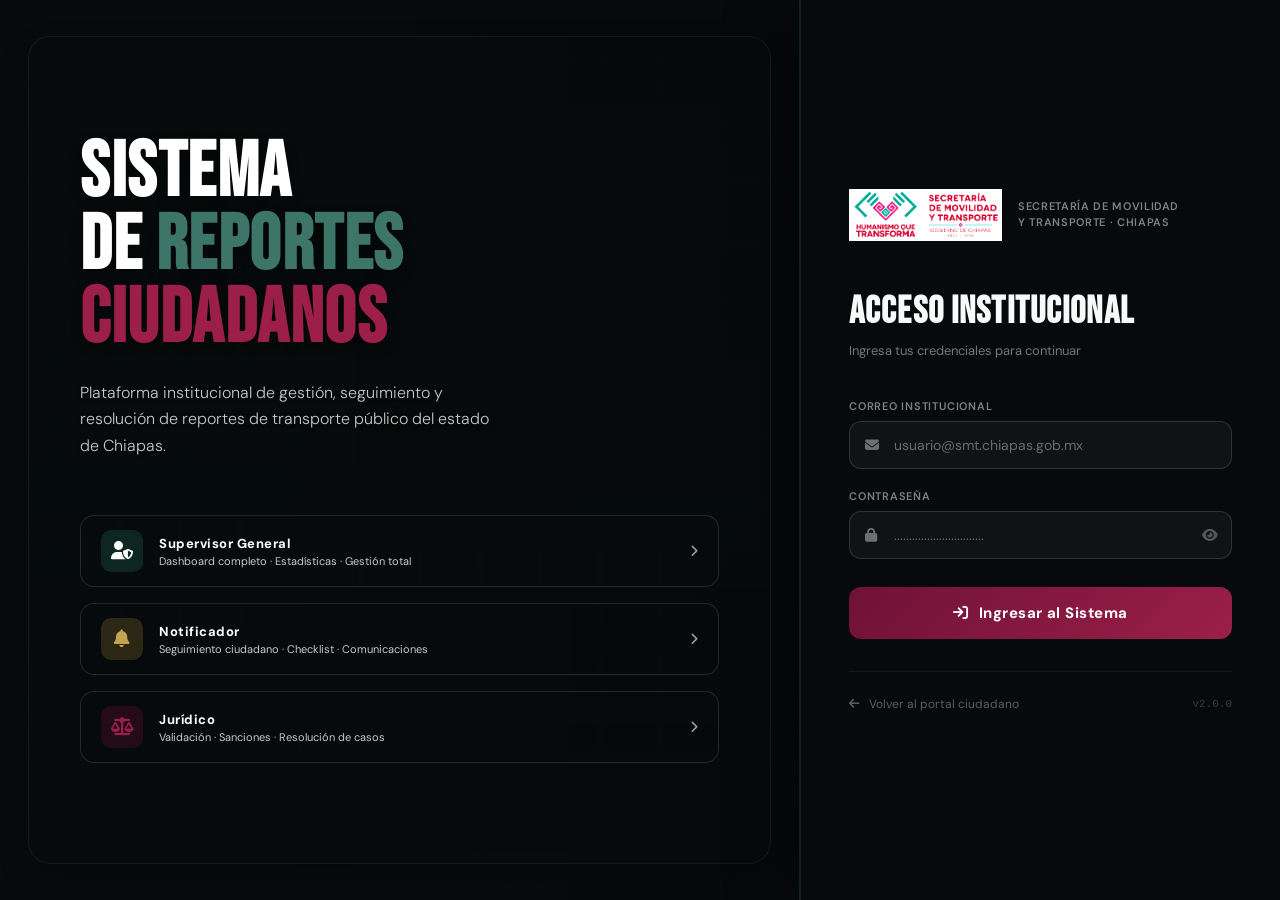
<file: proyecto-smt/admin/juridico.html>
<!DOCTYPE html>
<html lang="es">
<head>
  <meta charset="UTF-8"/><meta name="viewport" content="width=device-width,initial-scale=1.0"/>
  <title>Jurídico — SMT Chiapas</title>
  <link href="https://fonts.googleapis.com/css2?family=Bebas+Neue&family=DM+Sans:wght@300;400;500;600;700&display=swap" rel="stylesheet"/>
  <link rel="stylesheet" href="https://cdnjs.cloudflare.com/ajax/libs/font-awesome/6.5.0/css/all.min.css"/>
  <style>
    *,*::before,*::after{margin:0;padding:0;box-sizing:border-box;}
    :root{--g2:#1F4E79;--g3:#2D6FA3;--g4:#4A86B8;--bg:#F5F8FC;--bg2:#FFFFFF;--card:#FFFFFF;--card2:#F7FBFF;--txt:#1F2937;--txt2:#4B5563;--txt3:#6B7280;--border:rgba(31,78,121,0.18);}
    html,body{height:100%;font-family:'DM Sans',sans-serif;background:var(--bg);color:var(--txt);}
    .shell{display:grid;grid-template-columns:280px 1fr;height:100vh;overflow:hidden;}
    /* SIDEBAR */
    .sidebar{background:linear-gradient(180deg,#1F4E79 0%, #2D6FA3 100%);border-right:1px solid rgba(255,255,255,0.18);display:flex;flex-direction:column;z-index:200;transition:transform .3s;}
    .s-head{padding:18px 16px;border-bottom:1px solid rgba(255,255,255,0.2);display:flex;align-items:center;gap:12px;color:#fff;}
    .s-av{width:44px;height:44px;border-radius:12px;background:rgba(255,255,255,0.16);border:1px solid rgba(255,255,255,0.34);display:flex;align-items:center;justify-content:center;font-family:'Bebas Neue',sans-serif;font-size:18px;color:#fff;flex-shrink:0;}
    .s-name{font-size:13px;font-weight:700;} .s-role{font-size:11px;color:rgba(255,255,255,0.88);font-weight:600;}
    .s-nav{flex:1;padding:14px 12px;overflow-y:auto;}
    .ng-t{font-size:10px;font-weight:700;letter-spacing:.08em;text-transform:uppercase;color:rgba(255,255,255,0.72);padding:8px 8px 4px;}
    .ni{display:flex;align-items:center;gap:10px;padding:11px 12px;border-radius:10px;cursor:pointer;font-size:13px;font-weight:500;color:rgba(255,255,255,0.78);transition:all .2s;border:none;background:transparent;width:100%;text-align:left;margin-bottom:2px;}
    .ni:hover{background:rgba(255,255,255,0.16);color:#fff;} .ni.active{background:rgba(255,255,255,0.2);color:#fff;font-weight:600;}
    .ni-ic{width:32px;height:32px;border-radius:8px;flex-shrink:0;display:flex;align-items:center;justify-content:center;font-size:13px;}
    .ni.active .ni-ic{background:rgba(255,255,255,0.26);color:#fff;} .ni:not(.active) .ni-ic{background:rgba(255,255,255,0.12);}
    .nb{margin-left:auto;min-width:20px;height:20px;border-radius:100px;font-size:10px;font-weight:700;display:flex;align-items:center;justify-content:center;padding:0 5px;}
    .nb.red{background:rgba(31,78,121,0.35);color:var(--g4);} .nb.green{background:rgba(16,185,129,0.2);color:#34d399;} .nb.gray{background:rgba(107,114,128,0.2);color:#9ca3af;}
    .s-foot{padding:14px;border-top:1px solid rgba(255,255,255,0.2);}
    .btn-out{display:flex;align-items:center;gap:8px;width:100%;padding:10px 12px;border-radius:10px;border:none;background:transparent;color:rgba(255,255,255,0.8);cursor:pointer;font-size:13px;transition:all .2s;}
    .btn-out:hover{background:rgba(255,255,255,0.16);color:#fff;}
    /* TOPBAR */
    .main{display:flex;flex-direction:column;overflow:hidden;}
    .topbar{height:58px;background:var(--bg2);border-bottom:1px solid var(--border);display:flex;align-items:center;justify-content:space-between;padding:0 20px;flex-shrink:0;gap:12px;position:relative;z-index:1200;overflow:visible;}
    .topbar-l{display:flex;align-items:center;gap:10px;} .topbar-r{display:flex;align-items:center;gap:8px;}
    .hamburger{display:none;width:36px;height:36px;border-radius:9px;border:1px solid var(--border);background:transparent;color:var(--txt2);cursor:pointer;font-size:14px;align-items:center;justify-content:center;}
    .pg-title{font-family:'Bebas Neue',sans-serif;font-size:20px;letter-spacing:.04em;}
    .icon-btn{width:36px;height:36px;border-radius:9px;border:1px solid var(--border);background:var(--bg);color:var(--txt2);cursor:pointer;display:flex;align-items:center;justify-content:center;font-size:14px;transition:all .2s;}
    .icon-btn:hover{background:rgba(31,78,121,0.12);color:var(--g3);}
    .bell-wrap{position:relative;z-index:5100;isolation:isolate;}
    .bell-dot{position:absolute;top:4px;right:4px;width:10px;height:10px;background:#ef4444;border-radius:50%;border:2px solid var(--bg2);display:none;}
    .bell-dot.show{display:block;animation:pd 1.5s infinite;} @keyframes pd{0%,100%{transform:scale(1);}50%{transform:scale(1.3);}}
    .notif-panel{position:absolute;top:46px;right:0;width:340px;background:var(--card2);border:1px solid var(--border);border-radius:14px;box-shadow:0 20px 40px rgba(0,0,0,0.5);z-index:5200;display:none;}
    .notif-panel.open{display:block;animation:fu .2s ease;} @keyframes fu{from{opacity:0;transform:translateY(-6px);}to{opacity:1;transform:translateY(0);}}
    .np-head{padding:13px 16px;border-bottom:1px solid var(--border);display:flex;justify-content:space-between;align-items:center;}
    .np-title{font-size:13px;font-weight:700;} .np-clear{font-size:11px;color:var(--g4);cursor:pointer;background:none;border:none;}
    .np-list{max-height:300px;overflow-y:auto;}
    .np-item{padding:12px 16px;border-bottom:1px solid rgba(255,255,255,0.04);cursor:pointer;transition:background .2s;}
    .np-item:hover{background:rgba(31,78,121,0.08);} .np-item.unread{background:rgba(31,78,121,0.05);}
    .np-row{display:flex;gap:10px;align-items:flex-start;}
    .np-ico{width:32px;height:32px;border-radius:8px;flex-shrink:0;display:flex;align-items:center;justify-content:center;font-size:12px;background:rgba(0,0,0,0.2);}
    .np-msg{font-size:12px;line-height:1.45;flex:1;} .np-time{font-size:10px;color:var(--txt3);margin-top:2px;}
    .np-dot{width:7px;height:7px;border-radius:50%;background:var(--g4);flex-shrink:0;margin-top:4px;}
    /* SEARCH */
    .search-bar{display:flex;align-items:center;gap:8px;margin-bottom:16px;}
    .sw{position:relative;flex:1;}
    .sw i{position:absolute;left:12px;top:50%;transform:translateY(-50%);color:var(--txt3);font-size:13px;pointer-events:none;}
    .si{width:100%;background:#FFFFFF;border:1px solid var(--border);border-radius:10px;padding:9px 14px 9px 36px;font-family:'DM Sans',sans-serif;font-size:13px;color:var(--txt);outline:none;transition:all .2s;}
    .si:focus{border-color:var(--g3);background:rgba(31,78,121,0.06);}
    /* CONTENT */
    .content{flex:1;overflow-y:auto;padding:20px;}
    .content::-webkit-scrollbar{width:5px;} .content::-webkit-scrollbar-thumb{background:rgba(31,78,121,0.3);border-radius:3px;}
    .section{display:none;} .section.active{display:block;}
    /* STATS */
    .stats-row{display:grid;grid-template-columns:repeat(5,1fr);gap:10px;margin-bottom:20px;}
    .sm{background:var(--card);border:1px solid var(--border);border-radius:12px;padding:13px;display:flex;align-items:center;gap:10px;transition:all .25s;}
    .sm:hover{transform:translateY(-2px);border-color:var(--g2);}
    .sm-ic{width:36px;height:36px;border-radius:10px;display:flex;align-items:center;justify-content:center;font-size:14px;flex-shrink:0;}
    .sm-num{font-family:'Bebas Neue',sans-serif;font-size:24px;line-height:1;} .sm-lbl{font-size:11px;color:var(--txt2);}
    /* CARDS */
    .rep-list{display:flex;flex-direction:column;gap:10px;}
    .rep-card{background:var(--card);border:1px solid var(--border);border-radius:14px;overflow:hidden;transition:all .25s;}
    .rep-card:hover{border-color:rgba(31,78,121,0.4);box-shadow:0 6px 20px rgba(31,78,121,0.16);}
    .rc-head{padding:14px 18px;display:flex;align-items:center;justify-content:space-between;cursor:pointer;}
    .rc-folio{font-family:'Bebas Neue',sans-serif;font-size:18px;letter-spacing:.04em;color:var(--g4);}
    .rc-meta{font-size:12px;color:var(--txt2);margin-top:2px;}
    .rc-body{display:none;padding:0 18px 18px;border-top:1px solid rgba(255,255,255,0.05);}
    .rc-body.open{display:block;}
    /* BADGES */
    .badge{display:inline-flex;align-items:center;gap:4px;padding:3px 9px;border-radius:100px;font-size:11px;font-weight:700;}
    .badge.nuevo{background:rgba(96,165,250,0.15);color:#60a5fa;} .badge.revision{background:rgba(251,191,36,0.15);color:#fbbf24;} .badge.sancion{background:rgba(167,139,250,0.15);color:#a78bfa;} .badge.cerrado{background:rgba(107,114,128,0.15);color:#9ca3af;} .badge.rechazado{background:rgba(248,113,113,0.15);color:#f87171;} .badge.externo{background:rgba(245,158,11,0.15);color:#fbbf24;} .badge.interno{background:rgba(0,169,143,0.15);color:#00A98F;}
    /* TIEMPO */
    .tbadge{display:inline-flex;align-items:center;gap:4px;padding:2px 8px;border-radius:100px;font-size:10px;font-weight:700;}
    .tbadge.ok{background:rgba(16,185,129,0.12);color:#34d399;} .tbadge.warn{background:rgba(251,191,36,0.15);color:#fbbf24;} .tbadge.danger{background:rgba(239,68,68,0.15);color:#f87171;animation:pal 2s infinite;} @keyframes pal{0%,100%{opacity:1;}50%{opacity:.5;}}
    /* INFO GRID */
    .info-grid{display:grid;grid-template-columns:1fr 1fr;gap:8px;margin-top:12px;}
    .ifield{background:rgba(0,0,0,0.2);border-radius:8px;padding:10px 12px;}
    .if-lbl{font-size:10px;font-weight:700;letter-spacing:.07em;text-transform:uppercase;color:var(--txt3);margin-bottom:3px;}
    .if-val{font-size:13px;font-weight:500;}
    /* TIMELINE */
    .tl-item{display:flex;gap:10px;margin-bottom:10px;}
    .tl-left{display:flex;flex-direction:column;align-items:center;flex-shrink:0;}
    .tl-dot{width:10px;height:10px;border-radius:50%;border:2px solid;flex-shrink:0;margin-top:3px;}
    .tl-line{width:2px;flex:1;background:rgba(255,255,255,0.07);margin:4px 0;min-height:20px;}
    .tl-dot.nuevo{background:#60a5fa;border-color:#60a5fa;} .tl-dot.revision{background:#fbbf24;border-color:#fbbf24;} .tl-dot.sancion{background:#a78bfa;border-color:#a78bfa;} .tl-dot.cerrado{background:#34d399;border-color:#34d399;} .tl-dot.rechazado{background:#f87171;border-color:#f87171;} .tl-dot.default{background:var(--txt3);border-color:var(--txt3);}
    .tl-estado{font-size:12px;font-weight:700;} .tl-quien{font-size:11px;color:var(--txt2);} .tl-fecha{font-size:10px;color:var(--txt3);} .tl-comm{font-size:11px;color:var(--txt2);font-style:italic;margin-top:2px;}
    /* ACTION PANELS */
    .ap{background:rgba(0,0,0,0.25);border-radius:12px;padding:14px;margin-top:12px;border:1px solid var(--border);}
    .ap-t{font-size:11px;font-weight:700;letter-spacing:.07em;text-transform:uppercase;color:var(--txt3);margin-bottom:10px;display:flex;align-items:center;gap:6px;}
    .jur-ta{width:100%;background:rgba(255,255,255,0.04);border:1px solid var(--border);border-radius:9px;padding:10px 12px;font-family:'DM Sans',sans-serif;font-size:13px;color:var(--txt);outline:none;transition:border-color .2s;resize:vertical;}
    .jur-ta:focus{border-color:var(--g3);}
    .fl{font-size:11px;font-weight:700;letter-spacing:.06em;text-transform:uppercase;color:var(--txt3);margin-bottom:6px;display:block;}
    /* BOTONES ACCI"N */
    .btn-v{padding:10px 18px;border-radius:10px;border:none;background:linear-gradient(135deg,#059669,#10b981);color:#fff;font-size:13px;font-weight:700;cursor:pointer;transition:all .2s;display:inline-flex;align-items:center;gap:7px;}
    .btn-v:hover{transform:translateY(-1px);box-shadow:0 5px 14px rgba(16,185,129,0.35);}
    .btn-x{padding:10px 18px;border-radius:10px;border:none;background:linear-gradient(135deg,#dc2626,#ef4444);color:#fff;font-size:13px;font-weight:700;cursor:pointer;transition:all .2s;display:inline-flex;align-items:center;gap:7px;}
    .btn-x:hover{transform:translateY(-1px);box-shadow:0 5px 14px rgba(239,68,68,0.35);}
    .btn-ext{padding:10px 18px;border-radius:10px;border:none;background:linear-gradient(135deg,#d97706,#f59e0b);color:#fff;font-size:13px;font-weight:700;cursor:pointer;transition:all .2s;display:inline-flex;align-items:center;gap:7px;}
    .btn-ext:hover{transform:translateY(-1px);}
    .btn-int{padding:10px 18px;border-radius:10px;border:none;background:linear-gradient(135deg,#00A98F,#00c6a8);color:#fff;font-size:13px;font-weight:700;cursor:pointer;transition:all .2s;display:inline-flex;align-items:center;gap:7px;}
    .btn-int:hover{transform:translateY(-1px);}
    .btn-sanc{padding:10px 18px;border-radius:10px;border:none;background:linear-gradient(135deg,var(--g2),var(--g4));color:#fff;font-size:13px;font-weight:700;cursor:pointer;transition:all .2s;display:inline-flex;align-items:center;gap:7px;}
    .btn-sanc:hover{transform:translateY(-1px);box-shadow:0 5px 14px rgba(181,34,72,0.35);}
    .btn-g{padding:9px 14px;border-radius:9px;border:1px solid var(--border);background:transparent;color:var(--txt2);font-size:12px;font-weight:600;cursor:pointer;transition:all .2s;}
    .btn-g:hover{background:rgba(255,255,255,0.06);}
    .btn-send{padding:9px 16px;border-radius:9px;border:none;background:linear-gradient(135deg,var(--g2),var(--g4));color:#fff;font-size:13px;cursor:pointer;}
    /* UPLOAD */
    .uz{border:2px dashed var(--border);border-radius:10px;padding:20px;text-align:center;cursor:pointer;transition:all .25s;}
    .uz:hover,.uz.over{border-color:var(--g3);background:rgba(31,78,121,0.06);}
    .uz input{display:none;} .uz i{font-size:26px;color:var(--txt3);margin-bottom:8px;display:block;}
    .uz p{font-size:13px;color:var(--txt2);} .uz small{font-size:11px;color:var(--txt3);}
    .fp{background:rgba(0,0,0,0.2);border-radius:9px;padding:10px 12px;margin-top:8px;display:flex;align-items:center;gap:10px;font-size:13px;}
    /* COMENTARIOS */
    .comm-box{background:rgba(0,0,0,0.2);border-radius:9px;padding:10px 12px;margin-bottom:6px;}
    .comm-auth{font-size:12px;font-weight:700;color:var(--g4);} .comm-body{font-size:12px;color:var(--txt2);margin-top:3px;line-height:1.5;} .comm-time{font-size:10px;color:var(--txt3);margin-top:2px;}
    .comm-row{display:flex;gap:8px;margin-top:8px;}
    .comm-inp{flex:1;background:rgba(255,255,255,0.04);border:1px solid var(--border);border-radius:9px;padding:9px 12px;font-family:'DM Sans',sans-serif;font-size:13px;color:var(--txt);outline:none;transition:border-color .2s;}
    .comm-inp:focus{border-color:var(--g3);}
    .empty{text-align:center;padding:36px;color:var(--txt3);}
    .empty i{font-size:34px;margin-bottom:10px;display:block;}
    /* INACTIVIDAD */
    .inact-ov{position:fixed;inset:0;background:rgba(0,0,0,0.85);z-index:500;display:none;align-items:center;justify-content:center;}
    .inact-ov.show{display:flex;}
    .inact-box{background:var(--card2);border:1px solid var(--border);border-radius:16px;padding:28px;max-width:340px;width:90%;text-align:center;}
    .inact-n{font-family:'Bebas Neue',sans-serif;font-size:52px;color:#f87171;line-height:1;}
    /* TOAST */
    #toast-wrap{position:fixed;bottom:20px;right:20px;z-index:400;display:flex;flex-direction:column;gap:8px;}
    .t-item{display:flex;align-items:center;gap:10px;background:var(--card2);border:1px solid var(--border);border-radius:10px;padding:11px 15px;font-size:13px;min-width:220px;animation:sl .3s ease;}
    @keyframes sl{from{transform:translateX(110%);opacity:0;}to{transform:translateX(0);opacity:1;}}
    /* RESPONSIVE */
    @media(max-width:860px){
      .shell{grid-template-columns:1fr;}
      .sidebar{position:fixed;top:0;left:0;height:100%;transform:translateX(-100%);}
      .sidebar.open{transform:translateX(0);}
      .hamburger{display:flex!important;}
      .stats-row{grid-template-columns:1fr 1fr 1fr;}
      .info-grid{grid-template-columns:1fr;}
    }
  </style>
</head>
<body>
<div class="inact-ov" id="inact-ov">
  <div class="inact-box">
    <div style="font-family:'Bebas Neue',sans-serif;font-size:22px;color:#fbbf24;margin-bottom:6px">s️ Sesión por expirar</div>
    <div class="inact-n" id="inact-n">60</div>
    <p style="font-size:13px;color:var(--txt2);margin:10px 0 18px">30 minutos sin actividad. La sesión se cerrará.</p>
    <button class="btn-sanc" onclick="resetInact()" style="width:100%"><i class="fas fa-hand"></i>Seguir en sesión</button>
  </div>
</div>

<div class="shell">
  <aside class="sidebar" id="sidebar">
    <div class="s-head">
      <div class="s-av" id="s-av">JR</div>
      <div><div class="s-name" id="s-name">Jurídico</div><div class="s-role">s-️ Área Jurídica SMT</div></div>
    </div>
    <nav class="s-nav">
      <div class="ng-t">Bandeja</div>
      <button class="ni active" onclick="switchSec('pendientes',this)"><div class="ni-ic"><i class="fas fa-inbox"></i></div>Pendientes<span class="nb red" id="nb-pend">0</span></button>
      <button class="ni" onclick="switchSec('sancionados',this)"><div class="ni-ic"><i class="fas fa-gavel"></i></div>Sancionados<span class="nb red" id="nb-sanc">0</span></button>
      <button class="ni" onclick="switchSec('resueltos',this)"><div class="ni-ic"><i class="fas fa-circle-check"></i></div>Resueltos<span class="nb green" id="nb-res">0</span></button>
      <button class="ni" onclick="switchSec('rechazados',this)"><div class="ni-ic"><i class="fas fa-ban"></i></div>No Válidos<span class="nb gray" id="nb-rech">0</span></button>
      <div class="ng-t" style="margin-top:10px">Clasificación</div>
      <button class="ni" onclick="switchSec('externos',this)"><div class="ni-ic"><i class="fas fa-arrow-up-right-from-square"></i></div>Externos<span class="nb red" id="nb-ext">0</span></button>
    </nav>
    <div class="s-foot"><button class="btn-out" onclick="logout()"><i class="fas fa-arrow-right-from-bracket"></i>Cerrar Sesión</button></div>
  </aside>

  <div class="main">
    <header class="topbar">
      <div class="topbar-l">
        <button class="hamburger" onclick="toggleSB()"><i class="fas fa-bars"></i></button>
        <span class="pg-title" id="pg-t">PENDIENTES DE REVISI"N</span>
      </div>
      <div class="topbar-r">
        <div class="bell-wrap">
          <button class="icon-btn" onclick="toggleNP()"><i class="fas fa-bell"></i></button>
          <div class="bell-dot" id="bell-dot"></div>
          <div class="notif-panel" id="notif-panel">
            <div class="np-head"><span class="np-title">Notificaciones</span><button class="np-clear" onclick="marcarTodo()">Todas leídas</button></div>
            <div class="np-list" id="np-list"><div class="empty" style="padding:18px"><p>Cargando...</p></div></div>
          </div>
        </div>
        <button class="icon-btn" onclick="cargarTodo()"><i class="fas fa-rotate-right"></i></button>
      </div>
    </header>

    <div class="content">
      <div class="stats-row">
        <div class="sm"><div class="sm-ic" style="background:rgba(251,191,36,0.15);color:#fbbf24"><i class="fas fa-inbox"></i></div><div><div class="sm-num" id="st-p" style="color:#fbbf24">0</div><div class="sm-lbl">Pendientes</div></div></div>
        <div class="sm"><div class="sm-ic" style="background:rgba(16,185,129,0.15);color:#34d399"><i class="fas fa-check"></i></div><div><div class="sm-num" id="st-v" style="color:#34d399">0</div><div class="sm-lbl">Validados</div></div></div>
        <div class="sm"><div class="sm-ic" style="background:rgba(167,139,250,0.15);color:#a78bfa"><i class="fas fa-gavel"></i></div><div><div class="sm-num" id="st-s" style="color:#a78bfa">0</div><div class="sm-lbl">Sancionados</div></div></div>
        <div class="sm"><div class="sm-ic" style="background:rgba(248,113,113,0.15);color:#f87171"><i class="fas fa-ban"></i></div><div><div class="sm-num" id="st-r" style="color:#f87171">0</div><div class="sm-lbl">No Válidos</div></div></div>
        <div class="sm"><div class="sm-ic" style="background:rgba(245,158,11,0.15);color:#fbbf24"><i class="fas fa-arrow-up-right-from-square"></i></div><div><div class="sm-num" id="st-e" style="color:#fbbf24">0</div><div class="sm-lbl">Externos</div></div></div>
      </div>

      <div class="section active" id="sec-pendientes">
        <div class="search-bar"><div class="sw"><i class="fas fa-search"></i><input type="search" class="si" id="q-pendientes" placeholder="Folio, categoría, infracción..." oninput="filtrar('pendientes')"/></div></div>
        <div class="rep-list" id="lst-pendientes"></div>
      </div>
      <div class="section" id="sec-sancionados">
        <div class="search-bar"><div class="sw"><i class="fas fa-search"></i><input type="search" class="si" id="q-sancionados" placeholder="Buscar..." oninput="filtrar('sancionados')"/></div></div>
        <div class="rep-list" id="lst-sancionados"></div>
      </div>
      <div class="section" id="sec-resueltos">
        <div class="search-bar"><div class="sw"><i class="fas fa-search"></i><input type="search" class="si" id="q-resueltos" placeholder="Buscar..." oninput="filtrar('resueltos')"/></div></div>
        <div class="rep-list" id="lst-resueltos"></div>
      </div>
      <div class="section" id="sec-rechazados">
        <div class="search-bar"><div class="sw"><i class="fas fa-search"></i><input type="search" class="si" id="q-rechazados" placeholder="Buscar..." oninput="filtrar('rechazados')"/></div></div>
        <div class="rep-list" id="lst-rechazados"></div>
      </div>
      <div class="section" id="sec-externos">
        <div class="rep-list" id="lst-externos"></div>
      </div>
    </div>
  </div>
</div>
<div id="toast-wrap"></div>

<script>
const API='https://script.google.com/macros/s/AKfycbyt4IJgra_CeRcbv1j6KdIsB1B1ZNWwSfGzMgEpqx8ZiJLf6XuaYK_obAc9y5GZaXTOiw/exec';
let TOKEN='',USER=null,REPS=[],RS={};
let inactT=null,cntT=null,inactS=60;
const INACT=30*60*1000;
const GC={LEVE:'#34d399',MODERADA:'#fbbf24',GRAVE:'#f97316',MUY_GRAVE:'#f87171'};
const CAT={CONDUCTOR:'Conductor',UNIDAD:'Unidad',SERVICIO:'Servicio',DOCUMENTACION:'Documentación',RUTA:'Ruta',OTRO:'Otro'};
const EC={NUEVO:'nuevo',EN_REVISION_1:'revision',SANCION_ASIGNADA:'sancion',CERRADO:'cerrado',RECHAZADO:'rechazado'};
const EL={NUEVO:'Nuevo',EN_REVISION_1:'En Revisión',VALIDO:'Validado',SANCION_ASIGNADA:'Sancionado',CERRADO:'Cerrado',RECHAZADO:'No Válido'};
const TLC={NUEVO:'nuevo',EN_REVISION_1:'revision',VALIDO:'revision',SANCION_ASIGNADA:'sancion',CERRADO:'cerrado',RECHAZADO:'rechazado'};
const NC={NUEVO_REPORTE:'#fbbf24',VALIDADO:'#34d399',RECHAZADO:'#f87171',SANCION:'#a78bfa',COMENTARIO:'#60a5fa',EXTERNO:'#fbbf24',INTERNO:'#00A98F',CERRADO:'#9ca3af'};
const NI_I={NUEVO_REPORTE:'fa-inbox',VALIDADO:'fa-check-circle',RECHAZADO:'fa-times-circle',SANCION:'fa-gavel',COMENTARIO:'fa-comment',EXTERNO:'fa-arrow-up-right-from-square',INTERNO:'fa-building',CERRADO:'fa-archive'};
let notifCache=[];
const notifPendingRead = new Set();

(function(){
  TOKEN=sessionStorage.getItem('smt_token');
  const u=sessionStorage.getItem('smt_user');
  if(!TOKEN||!u){location.href='login.html';return;}
  USER=JSON.parse(u);
  if(USER.rol!=='JURIDICO'){location.href='login.html';return;}
  document.getElementById('s-av').textContent=USER.nombre_completo.split(' ').map(w=>w[0]).join('').substring(0,2).toUpperCase();
  document.getElementById('s-name').textContent=USER.nombre_completo;
  const rs=sessionStorage.getItem('repState');if(rs)RS=JSON.parse(rs);
  initInact();
})();

window.addEventListener('DOMContentLoaded',()=>{cargarTodo();cargarNotifs();setInterval(cargarNotifs,60000);});

async function req(body){const r=await fetch(API,{method:'POST',body:JSON.stringify({...body,token:TOKEN})});return r.json();}

async function cargarTodo(){
  try{
    const r=await req({action:'getAdminReports'});
    if(!r.success){if(r.message?.includes('expirada'))logout();return;}
    REPS=r.data;stats();renderAll();
  }catch(e){toast('Error de conexión','error');}
}

async function cargarNotifs(){
  try{
    const r=await req({action:'getNotificaciones'});
    if(!r.success) return;
    notifCache=(Array.isArray(r.data)?r.data:[]).map(n=>({
      ...n,
      leida:notifPendingRead.has(n.id)?'TRUE':n.leida
    }));
    notifCache.sort((a,b)=>{
      const ua=a.leida==='FALSE'?0:1, ub=b.leida==='FALSE'?0:1;
      if(ua!==ub) return ua-ub;
      return new Date(b.fecha)-new Date(a.fecha);
    });
    renderNotifs();
  }catch(e){}
}

function dias(f){const d=(Date.now()-new Date(f).getTime())/(864e5);return isNaN(d)?0:d;}
function tbadge(r){const d=dias(r.fecha_creacion);if(d>7)return`<span class="tbadge danger"><i class="fas fa-fire"></i>${Math.floor(d)}d</span>`;if(d>3)return`<span class="tbadge warn"><i class="fas fa-clock"></i>${Math.floor(d)}d</span>`;return`<span class="tbadge ok">${Math.floor(d)}d</span>`;}

function stats(){
  const pend=REPS.filter(r=>r.estado_actual==='EN_REVISION_1').length;
  const val=REPS.filter(r=>['VALIDO','SANCION_ASIGNADA'].includes(r.estado_actual)).length;
  const sanc=REPS.filter(r=>r.estado_actual==='SANCION_ASIGNADA').length;
  const rech=REPS.filter(r=>r.estado_actual==='RECHAZADO').length;
  const ext=REPS.filter(r=>RS[r.id]?.tipo==='externo').length;
  document.getElementById('st-p').textContent=pend; document.getElementById('nb-pend').textContent=pend;
  document.getElementById('st-v').textContent=val;
  document.getElementById('st-s').textContent=sanc; document.getElementById('nb-sanc').textContent=sanc;
  document.getElementById('st-r').textContent=rech; document.getElementById('nb-rech').textContent=rech;
  document.getElementById('st-e').textContent=ext; document.getElementById('nb-ext').textContent=ext;
  document.getElementById('nb-res').textContent=REPS.filter(r=>r.estado_actual==='CERRADO').length;
}

function renderAll(){
  renderL('pendientes',REPS.filter(r=>r.estado_actual==='EN_REVISION_1'));
  renderL('sancionados',REPS.filter(r=>r.estado_actual==='SANCION_ASIGNADA'));
  renderL('resueltos',REPS.filter(r=>r.estado_actual==='CERRADO'));
  renderL('rechazados',REPS.filter(r=>r.estado_actual==='RECHAZADO'));
  renderL('externos',REPS.filter(r=>RS[r.id]?.tipo==='externo'));
}

function filtrar(sec){
  const q=(document.getElementById('q-'+sec)?.value||'').toLowerCase();
  const map={pendientes:r=>r.estado_actual==='EN_REVISION_1',sancionados:r=>r.estado_actual==='SANCION_ASIGNADA',resueltos:r=>r.estado_actual==='CERRADO',rechazados:r=>r.estado_actual==='RECHAZADO'};
  let l=(REPS.filter(map[sec]||((r)=>true)));
  if(q)l=l.filter(r=>(r.folio+r.categoria+r.tipo_infraccion).toLowerCase().includes(q));
  renderL(sec,l);
}

function renderL(sec,lista){
  const el=document.getElementById('lst-'+sec);if(!el)return;
  if(!lista.length){el.innerHTML='<div class="empty"><i class="fas fa-inbox"></i><p>Sin reportes aquí</p></div>';return;}
  el.innerHTML=lista.map(r=>cardHTML(r)).join('');
}

function cardHTML(r){
  const rs=RS[r.id]||{};const enRev=r.estado_actual==='EN_REVISION_1';
  return `<div class="rep-card" id="card-${r.id}">
    <div class="rc-head" onclick="toggleCard('${r.id}')">
      <div>
        <div style="display:flex;align-items:center;gap:8px;flex-wrap:wrap">
          <span class="rc-folio">${r.folio}</span>
          <span class="badge ${EC[r.estado_actual]||'nuevo'}">${EL[r.estado_actual]||r.estado_actual}</span>
          ${rs.tipo?`<span class="badge ${rs.tipo==='externo'?'externo':'interno'}">${rs.tipo==='externo'?'Externo':'Interno'}</span>`:''}
          ${tbadge(r)}
        </div>
        <div class="rc-meta">${CAT[r.categoria]||r.categoria} · ${r.tipo_infraccion} · <span style="color:${GC[r.gravedad]||'#fff'}">${r.gravedad||'—'}</span> · ${fmt(r.fecha_creacion)}</div>
      </div>
      <i class="fas fa-chevron-down" id="chev-${r.id}" style="color:var(--txt3);font-size:13px;transition:transform .2s;flex-shrink:0"></i>
    </div>
    <div class="rc-body" id="body-${r.id}">
      <div class="info-grid">
        ${iF('Categoría',CAT[r.categoria]||r.categoria)} ${iF('Gravedad',`<span style="color:${GC[r.gravedad]}">${r.gravedad}</span>`)}
        ${iF('Fecha Incidente',fmt(r.fecha_incidente))} ${iF('Reportante',r.usuario_nombre||'Anónimo')}
        ${r.numero_ruta?iF('Ruta',r.numero_ruta):''}
      </div>
      ${r.descripcion?`<div style="background:rgba(0,0,0,0.2);border-radius:9px;padding:12px;margin-top:10px"><div style="font-size:10px;font-weight:700;text-transform:uppercase;letter-spacing:.07em;color:var(--txt3);margin-bottom:5px">Descripción</div><p style="font-size:13px;color:var(--txt2);line-height:1.6">${r.descripcion}</p></div>`:''}

      ${enRev&&rs.validado===undefined?panelValidar(r):''}
      ${enRev&&rs.validado===true&&rs.tipo===undefined?panelClasificar(r):''}
      ${enRev&&rs.tipo?panelTipo(r):''}
      ${rs.mostrarSancion||r.estado_actual==='SANCION_ASIGNADA'?panelSancion(r):''}

      <!-- TIMELINE -->
      <div class="ap">
        <div class="ap-t"><i class="fas fa-timeline"></i>Historial del Caso</div>
        <div id="tl-${r.id}" style="font-size:12px;color:var(--txt3)">Cargando...</div>
      </div>
      <!-- COMENTARIOS -->
      <div class="ap" style="margin-top:10px">
        <div class="ap-t"><i class="fas fa-comments"></i>Comentarios Internos</div>
        <div id="comms-${r.id}" style="font-size:12px;color:var(--txt3)">Cargando...</div>
        <div class="comm-row" style="margin-top:8px">
          <input type="text" class="comm-inp" id="ci-${r.id}" placeholder="Comentario interno (solo admins)..."/>
          <button class="btn-send" onclick="envComm('${r.id}',true)"><i class="fas fa-paper-plane"></i></button>
        </div>
        <button class="btn-g" style="width:100%;margin-top:6px;font-size:11px" onclick="envComm('${r.id}',false)"><i class="fas fa-user" style="margin-right:4px"></i>Mensaje al ciudadano</button>
      </div>
    </div>
  </div>`;
}

function panelValidar(r){
  return `<div class="ap" style="border-color:rgba(251,191,36,0.3)">
    <div class="ap-t"><i class="fas fa-scale-balanced"></i>Paso 1 — Validar el Reporte</div>
    <label class="fl">Motivo de tu decisión (obligatorio)</label>
    <textarea class="jur-ta" id="vc-${r.id}" rows="3" placeholder="Explica detalladamente por qué es válido o no..."></textarea>
    <div style="display:flex;gap:10px;margin-top:12px;flex-wrap:wrap">
      <button class="btn-v" onclick="decidir('${r.id}',true)"><i class="fas fa-check-circle"></i>Sí es Válido</button>
      <button class="btn-x" onclick="decidir('${r.id}',false)"><i class="fas fa-times-circle"></i>No es Válido</button>
    </div>
  </div>`;
}

function panelClasificar(r){
  return `<div class="ap" style="border-color:rgba(99,102,241,0.3)">
    <div class="ap-t"><i class="fas fa-code-branch"></i>Paso 2 — Clasificar el Caso</div>
    <p style="font-size:13px;color:var(--txt2);margin-bottom:14px">¿Es competencia interna (SMT) o externa (Fiscalía / otra dependencia)?</p>
    <div style="display:flex;gap:10px;flex-wrap:wrap">
      <button class="btn-ext" onclick="clasificar('${r.id}','externo')"><i class="fas fa-arrow-up-right-from-square"></i>Externo — Fiscalía</button>
      <button class="btn-int" onclick="clasificar('${r.id}','interno')"><i class="fas fa-building"></i>Interno — SMT</button>
    </div>
  </div>`;
}

function panelTipo(r){
  const rs=RS[r.id]||{};const esExt=rs.tipo==='externo';
  return `<div class="ap" style="border-color:${esExt?'rgba(245,158,11,0.3)':'rgba(0,169,143,0.3)'}">
    <div class="ap-t"><i class="fas ${esExt?'fa-arrow-up-right-from-square':'fa-building'}"></i>Caso ${esExt?'Externo — Fiscalía':'Interno — SMT'}</div>
    <label class="fl">Explicación para el Notificador</label>
    <textarea class="jur-ta" id="tc-${r.id}" rows="3" placeholder="Explica el motivo de la clasificación...">${rs.tipoComm||''}</textarea>
    <div style="display:flex;gap:10px;margin-top:10px;flex-wrap:wrap">
      <button class="btn-sanc" onclick="envTipo('${r.id}')"><i class="fas fa-paper-plane"></i>Enviar al Notificador</button>
      ${!esExt?`<button class="btn-v" onclick="showSancion('${r.id}')"><i class="fas fa-gavel"></i>Asignar Sanción</button>`:''}
    </div>
  </div>`;
}

function panelSancion(r){
  if(r.estado_actual==='SANCION_ASIGNADA'){
    return `<div class="ap" style="border-color:rgba(167,139,250,0.3)">
      <div class="ap-t"><i class="fas fa-gavel"></i>Sanción Asignada</div>
      <div style="background:rgba(0,0,0,0.2);border-radius:9px;padding:12px"><p style="font-size:13px;color:#a78bfa">${r.sancion||'—'}</p></div>
      ${uploadZone(r)}
    </div>`;
  }
  const rs=RS[r.id]||{};
  return `<div class="ap" style="border-color:rgba(167,139,250,0.3)" id="sp-${r.id}">
    <div class="ap-t"><i class="fas fa-gavel"></i>Paso 3 — Asignar Sanción</div>
    <label class="fl">Descripción de la Sanción</label>
    <textarea class="jur-ta" id="sa-${r.id}" rows="3" placeholder="Ej: Multa $2,500. Suspensión 15 días. Art. 78 Reglamento...">${rs.sancionTexto||''}</textarea>
    ${uploadZone(r)}
    <div style="display:flex;gap:10px;margin-top:12px;flex-wrap:wrap">
      <button class="btn-sanc" onclick="aplicarSancion('${r.id}')"><i class="fas fa-gavel"></i>Aplicar y Notificar</button>
      <button class="btn-g" onclick="saveDraft('${r.id}')"><i class="fas fa-floppy-disk"></i>Guardar Borrador</button>
    </div>
  </div>`;
}

function uploadZone(r){
  const rs=RS[r.id]||{};
  return `<div style="margin-top:12px">
    <label class="fl"><i class="fas fa-paperclip" style="margin-right:4px"></i>Documento del Expediente</label>
    <div class="uz" onclick="document.getElementById('uf-${r.id}').click()" ondragover="event.preventDefault();this.classList.add('over')" ondragleave="this.classList.remove('over')" ondrop="dropFile(event,'${r.id}')">
      <input type="file" id="uf-${r.id}" accept=".pdf,.doc,.docx,.jpg,.png" onchange="pickFile(this,'${r.id}')"/>
      <i class="fas fa-file-arrow-up"></i><p>Arrastra o toca para subir</p><small>PDF, Word, imagen — máx. 10MB</small>
    </div>
    ${rs.archivo?`<div class="fp"><i class="fas fa-file-pdf" style="color:#f87171;font-size:18px"></i><span>${rs.archivo}</span><button class="btn-g" style="margin-left:auto;padding:4px 8px;font-size:11px" onclick="quitarFile('${r.id}')">Quitar</button></div>`:''}
  </div>`;
}

// ACCIONES
async function decidir(rId,esValido){
  const comm=document.getElementById('vc-'+rId)?.value.trim();
  if(!comm){toast('Debes explicar la razón de tu decisión','error');return;}
  if(!confirm(esValido?'¿Confirmas que el reporte ES VÁLIDO?':'¿Confirmas que NO es válido?'))return;
  RS[rId]=RS[rId]||{};RS[rId].validado=esValido;RS[rId].valComm=comm;saveRS();
  if(esValido){
    await req({action:'addComentario',reporteId:rId,comentario:'o. VALIDADO: '+comm,es_interno:false});
    toast('Reporte validado — ahora clasifica el caso','success');
  } else {
    const r=await req({action:'validarReporte',reporteId:rId,esValido:false,motivo_rechazo:comm});
    if(r.success){toast('Reporte marcado como NO válido','success');cargarTodo();return;}
    else{toast(r.message,'error');return;}
  }
  rerender(rId);
}

function clasificar(rId,tipo){
  if(!confirm(`¿Confirmas clasificar como ${tipo==='externo'?'EXTERNO (Fiscalía)':'INTERNO (SMT)'}?`))return;
  RS[rId]=RS[rId]||{};RS[rId].tipo=tipo;saveRS();
  toast(`Caso clasificado como ${tipo}`,'success');rerender(rId);stats();
}

async function envTipo(rId){
  const val=document.getElementById('tc-'+rId)?.value.trim();
  if(!val){toast('Escribe la explicación para el Notificador','error');return;}
  RS[rId].tipoComm=val;saveRS();
  await req({action:'addComentario',reporteId:rId,comentario:'Y"< Clasificación — '+val,es_interno:false});
  toast('Notificador informado','success');
}

function showSancion(rId){RS[rId]=RS[rId]||{};RS[rId].mostrarSancion=true;saveRS();rerender(rId);}

async function aplicarSancion(rId){
  const txt=document.getElementById('sa-'+rId)?.value.trim();
  if(!txt){toast('Describe la sanción','error');return;}
  if(!confirm('¿Confirmas aplicar esta sanción?'))return;
  RS[rId].sancionTexto=txt;saveRS();
  const r=await req({action:'validarReporte',reporteId:rId,esValido:true,sancion:txt});
  if(r.success){toast('o" Sanción asignada y notificada','success');cargarTodo();}
  else toast(r.message,'error');
}

function saveDraft(rId){
  RS[rId].sancionTexto=document.getElementById('sa-'+rId)?.value||'';saveRS();toast('Borrador guardado','success');
}

function pickFile(input,rId){
  const f=input.files[0];if(!f)return;
  RS[rId]=RS[rId]||{};RS[rId].archivo=f.name;saveRS();rerender(rId);toast('Documento adjunto: '+f.name,'success');
}
function dropFile(ev,rId){
  ev.preventDefault();document.getElementById('uz-'+rId)?.classList.remove('over');
  const f=ev.dataTransfer.files[0];if(!f)return;
  RS[rId]=RS[rId]||{};RS[rId].archivo=f.name;saveRS();rerender(rId);toast('Documento adjunto: '+f.name,'success');
}
function quitarFile(rId){if(RS[rId])delete RS[rId].archivo;saveRS();rerender(rId);}

async function envComm(rId,interno){
  const inp=document.getElementById('ci-'+rId);const msg=inp?.value.trim();
  if(!msg){toast('Escribe un mensaje','error');return;}
  const r=await req({action:'addComentario',reporteId:rId,comentario:msg,es_interno:interno});
  if(r.success){inp.value='';toast(interno?'Comentario guardado':'Mensaje enviado','success');loadComms(rId);}
  else toast(r.message,'error');
}

// TIMELINE + COMENTARIOS
async function loadTL(rId){
  try{
    const r=await req({action:'getReportDetail',reportId:rId});if(!r.success)return;
    const el=document.getElementById('tl-'+rId);if(!el)return;
    const hist=r.data.historial||[];
    if(!hist.length){el.innerHTML='<div style="font-size:12px;color:var(--txt3)">Sin historial</div>';return;}
    el.innerHTML=hist.map((h,i)=>`
      <div class="tl-item">
        <div class="tl-left"><div class="tl-dot ${TLC[h.estado_nuevo]||'default'}"></div>${i<hist.length-1?'<div class="tl-line"></div>':''}</div>
        <div><div class="tl-estado">${EL[h.estado_nuevo]||h.estado_nuevo}</div><div class="tl-quien">${h.usuario_nombre}</div><div class="tl-fecha">${fmt(h.fecha_cambio)}</div>${h.comentario?`<div class="tl-comm">${h.comentario}</div>`:''}</div>
      </div>`).join('');
  }catch(e){}
}

async function loadComms(rId){
  try{
    const r=await req({action:'getReportDetail',reportId:rId});if(!r.success)return;
    const el=document.getElementById('comms-'+rId);if(!el)return;
    const comms=r.data.comentarios||[];
    if(!comms.length){el.innerHTML='<div style="font-size:12px;color:var(--txt3);text-align:center">Sin comentarios</div>';return;}
    el.innerHTML=comms.map(c=>`<div class="comm-box"><div class="comm-auth">${c.usuario_nombre}<span style="font-weight:400;color:var(--txt3);font-size:10px"> ${c.es_interno==='TRUE'?'· Interno':''}</span></div><div class="comm-body">${c.comentario}</div><div class="comm-time">${fmt(c.fecha_comentario)}</div></div>`).join('');
  }catch(e){}
}

function toggleCard(id){
  const body=document.getElementById('body-'+id);const chev=document.getElementById('chev-'+id);
  const open=body.classList.toggle('open');chev.style.transform=open?'rotate(180deg)':'';
  if(open){loadTL(id);loadComms(id);}
}

function rerender(rId){
  const r=REPS.find(x=>x.id===rId);if(!r)return;
  const card=document.getElementById('card-'+rId);if(!card)return;
  const wasOpen=document.getElementById('body-'+rId)?.classList.contains('open');
  card.outerHTML=cardHTML(r);
  if(wasOpen){document.getElementById('body-'+rId).classList.add('open');document.getElementById('chev-'+rId).style.transform='rotate(180deg)';loadTL(rId);loadComms(rId);}
}

function saveRS(){sessionStorage.setItem('repState',JSON.stringify(RS));}

// NOTIFICACIONES REALES
function renderNotifs(){
  const data=notifCache;
  const noLeidas=data.filter(n=>n.leida==='FALSE').length;
  const dot=document.getElementById('bell-dot');noLeidas>0?dot.classList.add('show'):dot.classList.remove('show');
  const list=document.getElementById('np-list');
  if(!data?.length){list.innerHTML='<div class="empty" style="padding:18px"><p>Sin notificaciones</p></div>';return;}
  list.innerHTML=data.map(n=>`
    <div class="np-item ${n.leida==='FALSE'?'unread':''}" onclick="markRead('${n.id}')">
      <div class="np-row">
        <div class="np-ico" style="color:${NC[n.tipo]||'#fbbf24'}"><i class="fas ${NI_I[n.tipo]||'fa-bell'}"></i></div>
        <div style="flex:1"><div class="np-msg">${n.mensaje}</div><div class="np-time">${fmt(n.fecha)}</div></div>
        ${n.leida==='FALSE'?'<div class="np-dot"></div>':''}
      </div>
    </div>`).join('');
}

async function markRead(id){
  const item=notifCache.find(n=>n.id===id);
  if(!item||item.leida!=='FALSE'||notifPendingRead.has(id)) return;
  const prev=item.leida;
  notifPendingRead.add(id);
  item.leida='TRUE';
  renderNotifs();
  try{
    const r=await req({action:'marcarNotifLeida',notifId:id});
    if(!r?.success) throw new Error(r?.message||'No se pudo guardar la notificación.');
  }catch(_e){
    item.leida=prev;
    toast('No se pudo guardar como leída','error');
    renderNotifs();
  }finally{
    notifPendingRead.delete(id);
  }
}
async function marcarTodo(){
  const snapshot=notifCache.map(n=>({...n}));
  notifCache=notifCache.map(n=>({...n,leida:'TRUE'}));
  renderNotifs();
  try{
    const r=await req({action:'marcarTodasLeidas'});
    if(!r?.success) throw new Error(r?.message||'No se pudo marcar todo');
  }catch(_e){
    notifCache=snapshot;
    toast('No se pudo marcar todo como leído','error');
    renderNotifs();
  }
}
function toggleNP(){
  const p=document.getElementById('notif-panel');
  const willOpen=!p.classList.contains('open');
  p.classList.toggle('open');
  if(willOpen) cargarNotifs();
}
document.addEventListener('click',e=>{
  const p=document.getElementById('notif-panel');
  if(p&&!p.contains(e.target)&&!e.target.closest('.bell-wrap'))p.classList.remove('open');
});

// INACTIVIDAD
function initInact(){
  const reset=()=>{clearTimeout(inactT);inactT=setTimeout(showInact,INACT);};
  ['click','keydown','touchstart','mousemove'].forEach(ev=>document.addEventListener(ev,reset,{passive:true}));
  reset();
}
function showInact(){
  document.getElementById('inact-ov').classList.add('show');inactS=60;document.getElementById('inact-n').textContent=60;
  cntT=setInterval(()=>{inactS--;document.getElementById('inact-n').textContent=inactS;if(inactS<=0){clearInterval(cntT);logout();}},1000);
}
function resetInact(){clearInterval(cntT);document.getElementById('inact-ov').classList.remove('show');initInact();toast('Sesión extendida','success');}

// NAV
const TITLES={pendientes:'PENDIENTES DE REVISI"N',sancionados:'CASOS SANCIONADOS',resueltos:'RESUELTOS',rechazados:'NO VÁLIDOS',externos:'CASOS EXTERNOS'};
function switchSec(id,btn){
  document.querySelectorAll('.section').forEach(s=>s.classList.remove('active'));
  document.querySelectorAll('.ni').forEach(b=>b.classList.remove('active'));
  document.getElementById('sec-'+id).classList.add('active');btn.classList.add('active');
  document.getElementById('pg-t').textContent=TITLES[id]||id;
  if(window.innerWidth<=860)document.getElementById('sidebar').classList.remove('open');
}
function toggleSB(){document.getElementById('sidebar').classList.toggle('open');}

// UTILS
function iF(lbl,val){return`<div class="ifield"><div class="if-lbl">${lbl}</div><div class="if-val">${val||'—'}</div></div>`;}
function fmt(s){if(!s)return'—';const d=new Date(s);if(isNaN(d))return s;return d.toLocaleDateString('es-MX',{day:'2-digit',month:'short',year:'numeric'});}
function logout(){sessionStorage.clear();location.href='login.html';}
function toast(msg,type='info'){
  const el=document.createElement('div');el.className='t-item';
  const c={success:'#34d399',error:'#f87171',info:'#60a5fa'};const i={success:'fa-check-circle',error:'fa-times-circle',info:'fa-info-circle'};
  el.innerHTML=`<i class="fas ${i[type]||i.info}" style="color:${c[type]||c.info}"></i><span>${msg}</span>`;
  document.getElementById('toast-wrap').appendChild(el);
  setTimeout(()=>{el.style.opacity='0';el.style.transition='opacity .3s';setTimeout(()=>el.remove(),300);},3500);
}
</script>
</body>
</html>
</file>
